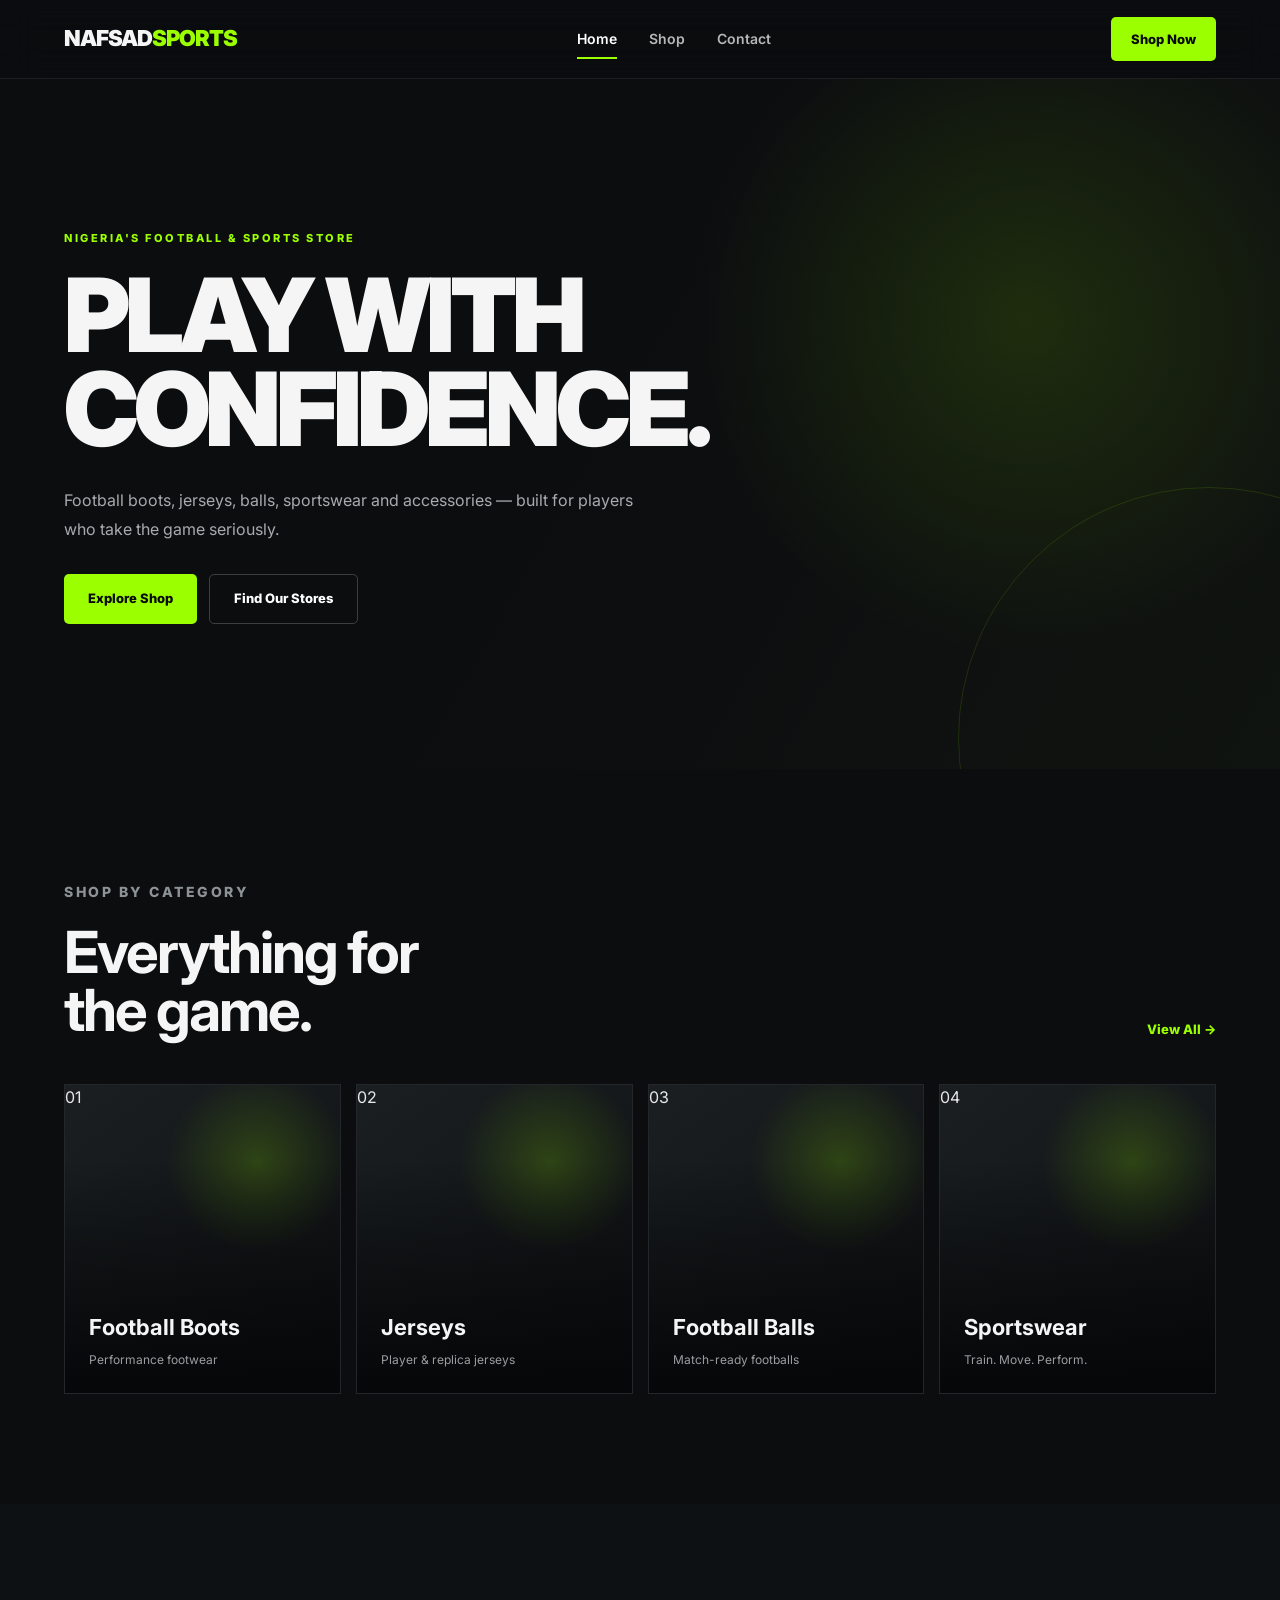
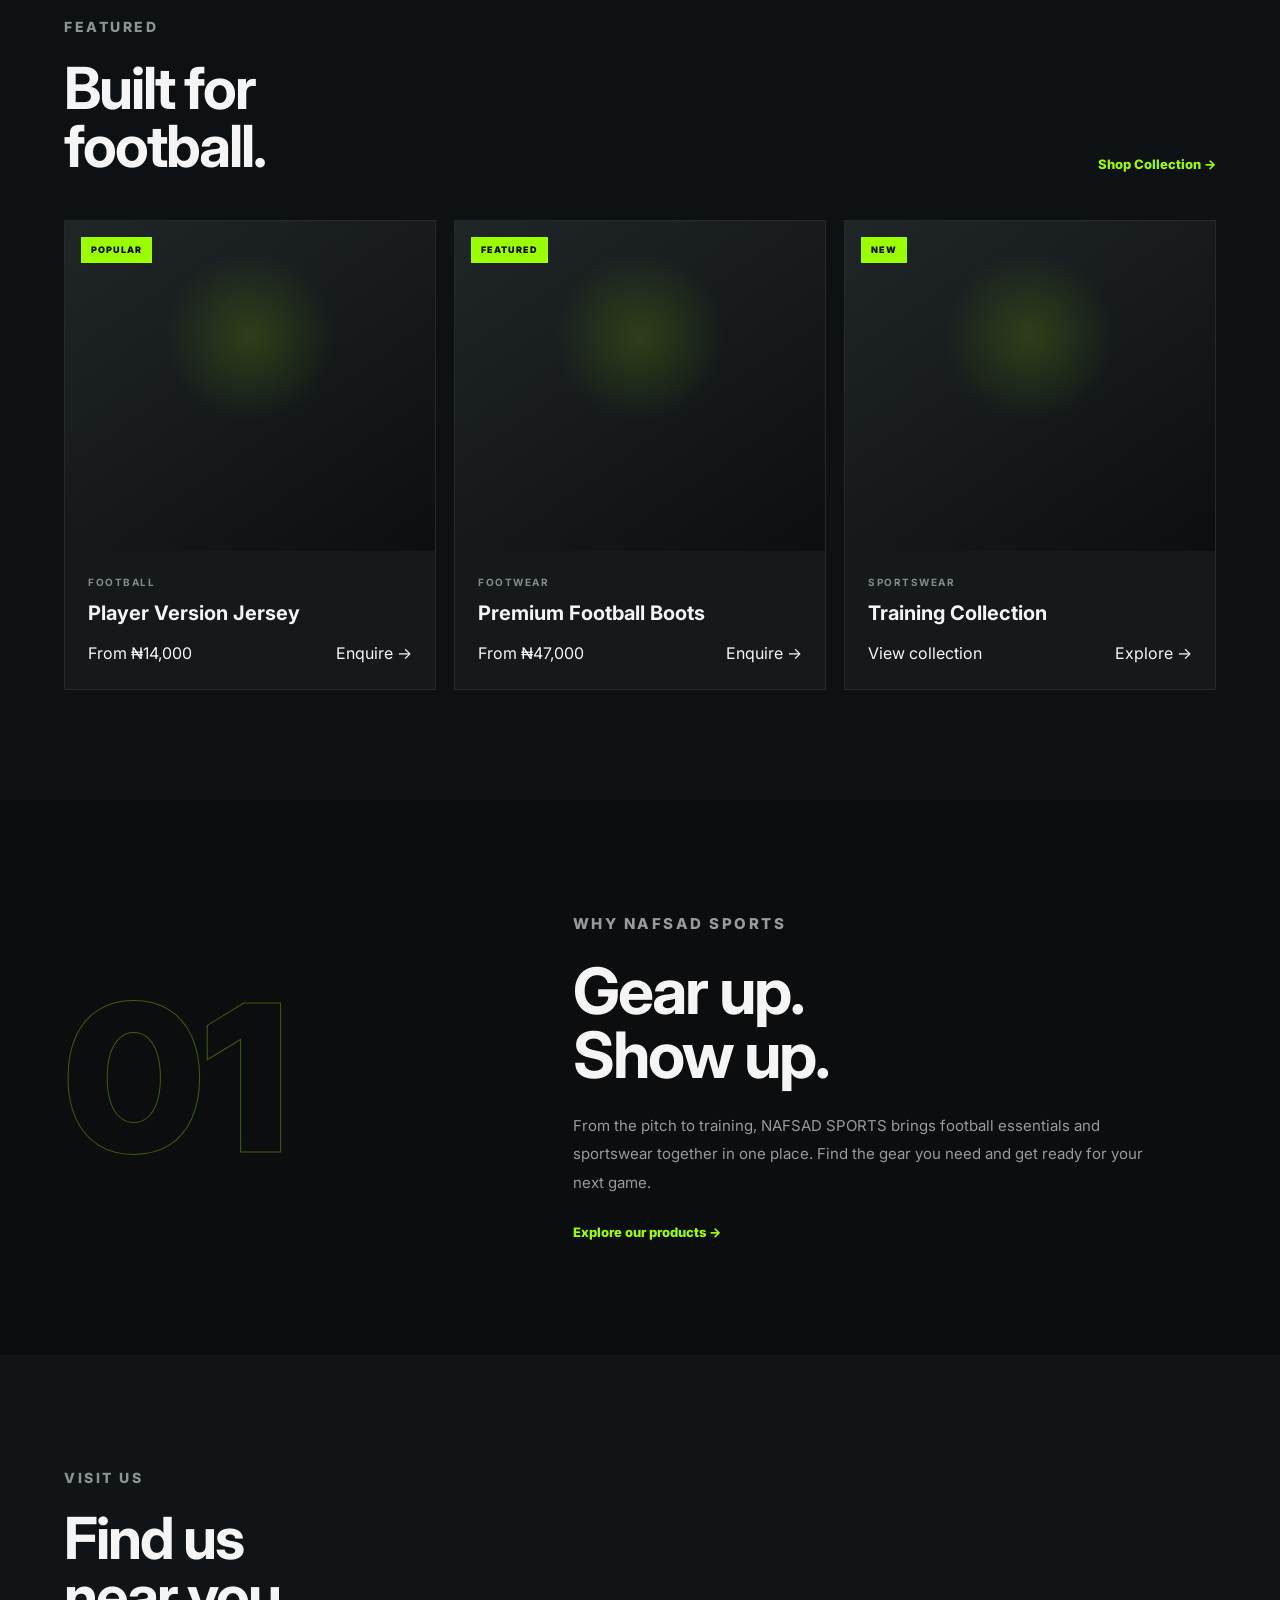
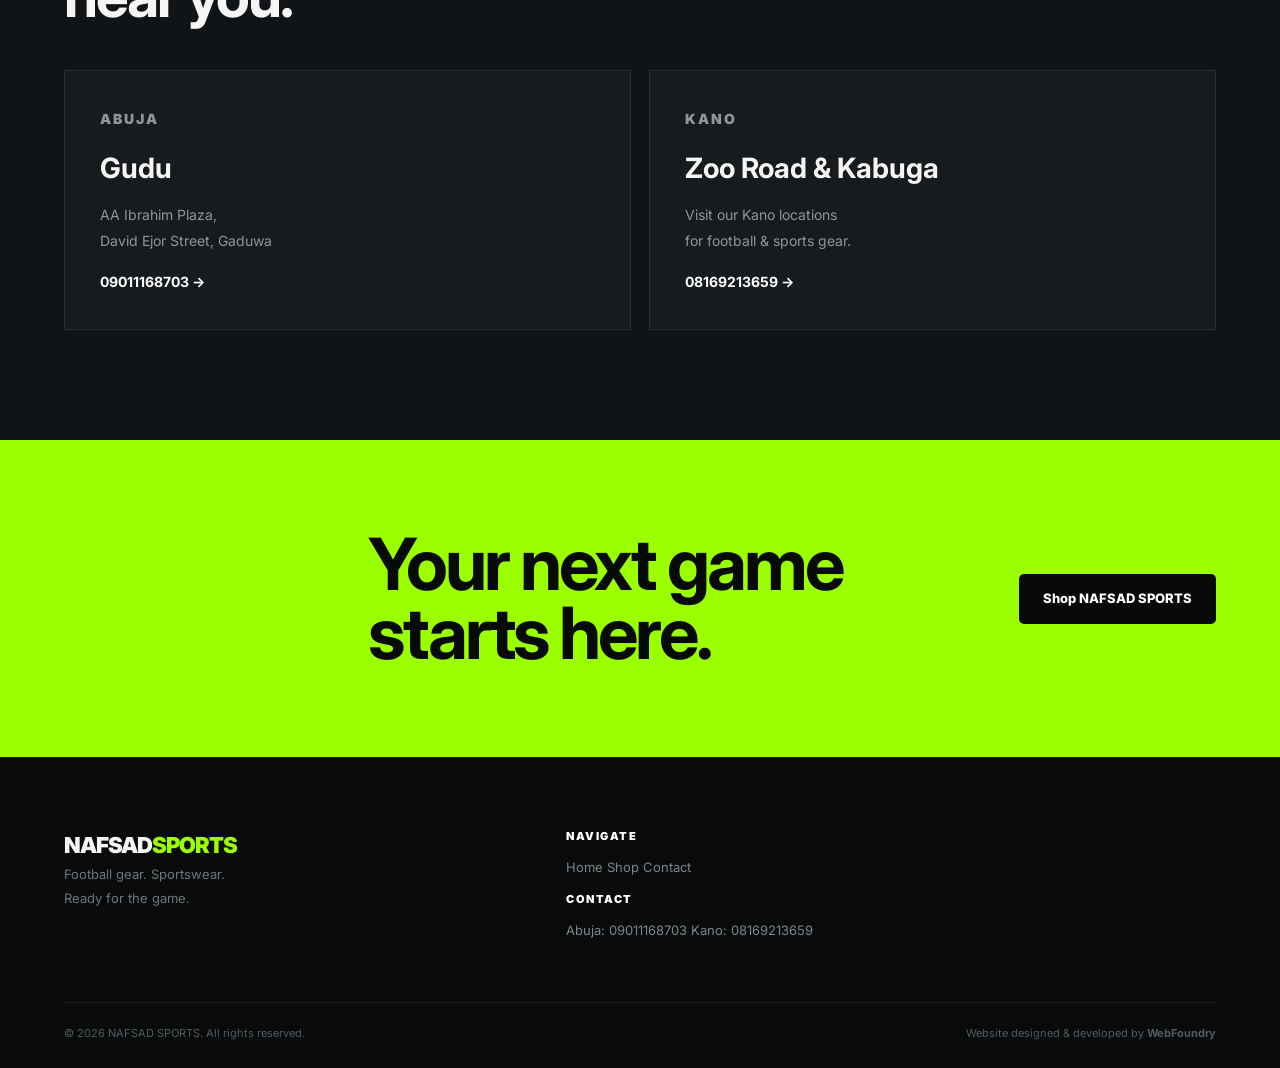
<file: index.html>
<!DOCTYPE html>
<html lang="en">
<head>
    <meta charset="UTF-8">
    <meta name="viewport" content="width=device-width, initial-scale=1.0">

    <title>NAFSAD SPORTS | Football & Sportswear</title>
    <meta name="description" content="NAFSAD SPORTS — Football boots, jerseys, balls, sportswear and accessories in Abuja and Kano, Nigeria.">

    <link rel="stylesheet" href="style.css">

    <link rel="preconnect" href="https://fonts.googleapis.com">
    <link rel="preconnect" href="https://fonts.gstatic.com" crossorigin>
    <link href="https://fonts.googleapis.com/css2?family=Inter:wght@400;500;600;700;800;900&display=swap" rel="stylesheet">
</head>

<body>

    <!-- ================= NAVBAR ================= -->

    <header class="navbar">
        <div class="container nav-container">

            <a href="index.html" class="logo">
                NAFSAD<span>SPORTS</span>
            </a>

            <nav class="nav-links">
                <a href="index.html" class="active">Home</a>
                <a href="shop.html">Shop</a>
                <a href="contact.html">Contact</a>
            </nav>

            <a href="shop.html" class="nav-button">
                Shop Now
            </a>

        </div>
    </header>


    <!-- ================= HERO ================= -->

    <main>

        <section class="hero">

            <div class="container hero-container">

                <div class="hero-content">

                    <p class="eyebrow">
                        NIGERIA'S FOOTBALL & SPORTS STORE
                    </p>

                    <h1>
                        PLAY WITH<br>
                        <span>CONFIDENCE.</span>
                    </h1>

                    <p class="hero-text">
                        Football boots, jerseys, balls, sportswear and
                        accessories — built for players who take the game seriously.
                    </p>

                    <div class="hero-buttons">

                        <a href="shop.html" class="btn btn-primary">
                            Explore Shop
                        </a>

                        <a href="contact.html" class="btn btn-secondary">
                            Find Our Stores
                        </a>

                    </div>

                </div>

            </div>

        </section>


        <!-- ================= CATEGORIES ================= -->

        <section class="categories section">

            <div class="container">

                <div class="section-heading">

                    <div>
                        <p class="eyebrow">SHOP BY CATEGORY</p>

                        <h2>
                            Everything for<br>
                            <span>the game.</span>
                        </h2>
                    </div>

                    <a href="shop.html" class="view-all">
                        View All →
                    </a>

                </div>


                <div class="category-grid">

                    <a href="shop.html" class="category-card">

                        <div class="category-image">
                            <span>01</span>
                        </div>

                        <div class="category-info">
                            <h3>Football Boots</h3>
                            <p>Performance footwear</p>
                        </div>

                    </a>


                    <a href="shop.html" class="category-card">

                        <div class="category-image">
                            <span>02</span>
                        </div>

                        <div class="category-info">
                            <h3>Jerseys</h3>
                            <p>Player & replica jerseys</p>
                        </div>

                    </a>


                    <a href="shop.html" class="category-card">

                        <div class="category-image">
                            <span>03</span>
                        </div>

                        <div class="category-info">
                            <h3>Football Balls</h3>
                            <p>Match-ready footballs</p>
                        </div>

                    </a>


                    <a href="shop.html" class="category-card">

                        <div class="category-image">
                            <span>04</span>
                        </div>

                        <div class="category-info">
                            <h3>Sportswear</h3>
                            <p>Train. Move. Perform.</p>
                        </div>

                    </a>

                </div>

            </div>

        </section>


        <!-- ================= FEATURED ================= -->

        <section class="featured section">

            <div class="container">

                <div class="section-heading">

                    <div>
                        <p class="eyebrow">FEATURED</p>

                        <h2>
                            Built for<br>
                            <span>football.</span>
                        </h2>
                    </div>

                    <a href="shop.html" class="view-all">
                        Shop Collection →
                    </a>

                </div>


                <div class="product-grid">

                    <article class="product-card">

                        <div class="product-image">
                            <span class="product-tag">POPULAR</span>
                        </div>

                        <div class="product-info">
                            <p class="product-category">FOOTBALL</p>
                            <h3>Player Version Jersey</h3>

                            <div class="product-bottom">
                                <span>From ₦14,000</span>
                                <a href="contact.html">Enquire →</a>
                            </div>
                        </div>

                    </article>


                    <article class="product-card">

                        <div class="product-image">
                            <span class="product-tag">FEATURED</span>
                        </div>

                        <div class="product-info">
                            <p class="product-category">FOOTWEAR</p>
                            <h3>Premium Football Boots</h3>

                            <div class="product-bottom">
                                <span>From ₦47,000</span>
                                <a href="contact.html">Enquire →</a>
                            </div>
                        </div>

                    </article>


                    <article class="product-card">

                        <div class="product-image">
                            <span class="product-tag">NEW</span>
                        </div>

                        <div class="product-info">
                            <p class="product-category">SPORTSWEAR</p>
                            <h3>Training Collection</h3>

                            <div class="product-bottom">
                                <span>View collection</span>
                                <a href="shop.html">Explore →</a>
                            </div>
                        </div>

                    </article>

                </div>

            </div>

        </section>


        <!-- ================= ABOUT ================= -->

        <section class="about section">

            <div class="container about-container">

                <div class="about-number">
                    01
                </div>

                <div class="about-content">

                    <p class="eyebrow">WHY NAFSAD SPORTS</p>

                    <h2>
                        Gear up.<br>
                        <span>Show up.</span>
                    </h2>

                    <p>
                        From the pitch to training, NAFSAD SPORTS brings
                        football essentials and sportswear together in one place.
                        Find the gear you need and get ready for your next game.
                    </p>

                    <a href="shop.html" class="text-link">
                        Explore our products →
                    </a>

                </div>

            </div>

        </section>


        <!-- ================= LOCATIONS ================= -->

        <section class="locations section">

            <div class="container">

                <div class="section-heading">

                    <div>
                        <p class="eyebrow">VISIT US</p>

                        <h2>
                            Find us<br>
                            <span>near you.</span>
                        </h2>
                    </div>

                </div>


                <div class="location-grid">

                    <div class="location-card">

                        <p class="location-city">ABUJA</p>

                        <h3>Gudu</h3>

                        <p>
                            AA Ibrahim Plaza,<br>
                            David Ejor Street, Gaduwa
                        </p>

                        <a href="tel:09011168703">
                            09011168703 →
                        </a>

                    </div>


                    <div class="location-card">

                        <p class="location-city">KANO</p>

                        <h3>Zoo Road & Kabuga</h3>

                        <p>
                            Visit our Kano locations<br>
                            for football & sports gear.
                        </p>

                        <a href="tel:08169213659">
                            08169213659 →
                        </a>

                    </div>

                </div>

            </div>

        </section>


        <!-- ================= CTA ================= -->

        <section class="cta">

            <div class="container cta-container">

                <p class="eyebrow">READY TO PLAY?</p>

                <h2>
                    Your next game<br>
                    starts <span>here.</span>
                </h2>

                <a href="shop.html" class="btn btn-primary">
                    Shop NAFSAD SPORTS
                </a>

            </div>

        </section>

    </main>


    <!-- ================= FOOTER ================= -->

    <footer class="footer">

        <div class="container footer-container">

            <div class="footer-brand">

                <a href="index.html" class="logo">
                    NAFSAD<span>SPORTS</span>
                </a>

                <p>
                    Football gear. Sportswear.<br>
                    Ready for the game.
                </p>

            </div>


            <div class="footer-links">

                <div>
                    <p class="footer-title">NAVIGATE</p>

                    <a href="index.html">Home</a>
                    <a href="shop.html">Shop</a>
                    <a href="contact.html">Contact</a>
                </div>


                <div>
                    <p class="footer-title">CONTACT</p>

                    <a href="tel:09011168703">Abuja: 09011168703</a>
                    <a href="tel:08169213659">Kano: 08169213659</a>
                </div>

            </div>

        </div>


        <div class="container footer-bottom">

            <p>
                © 2026 NAFSAD SPORTS. All rights reserved.
            </p>

            <p>
                Website designed & developed by
                <strong>WebFoundry</strong>
            </p>

        </div>

    </footer>


</body>
</html>
</file>
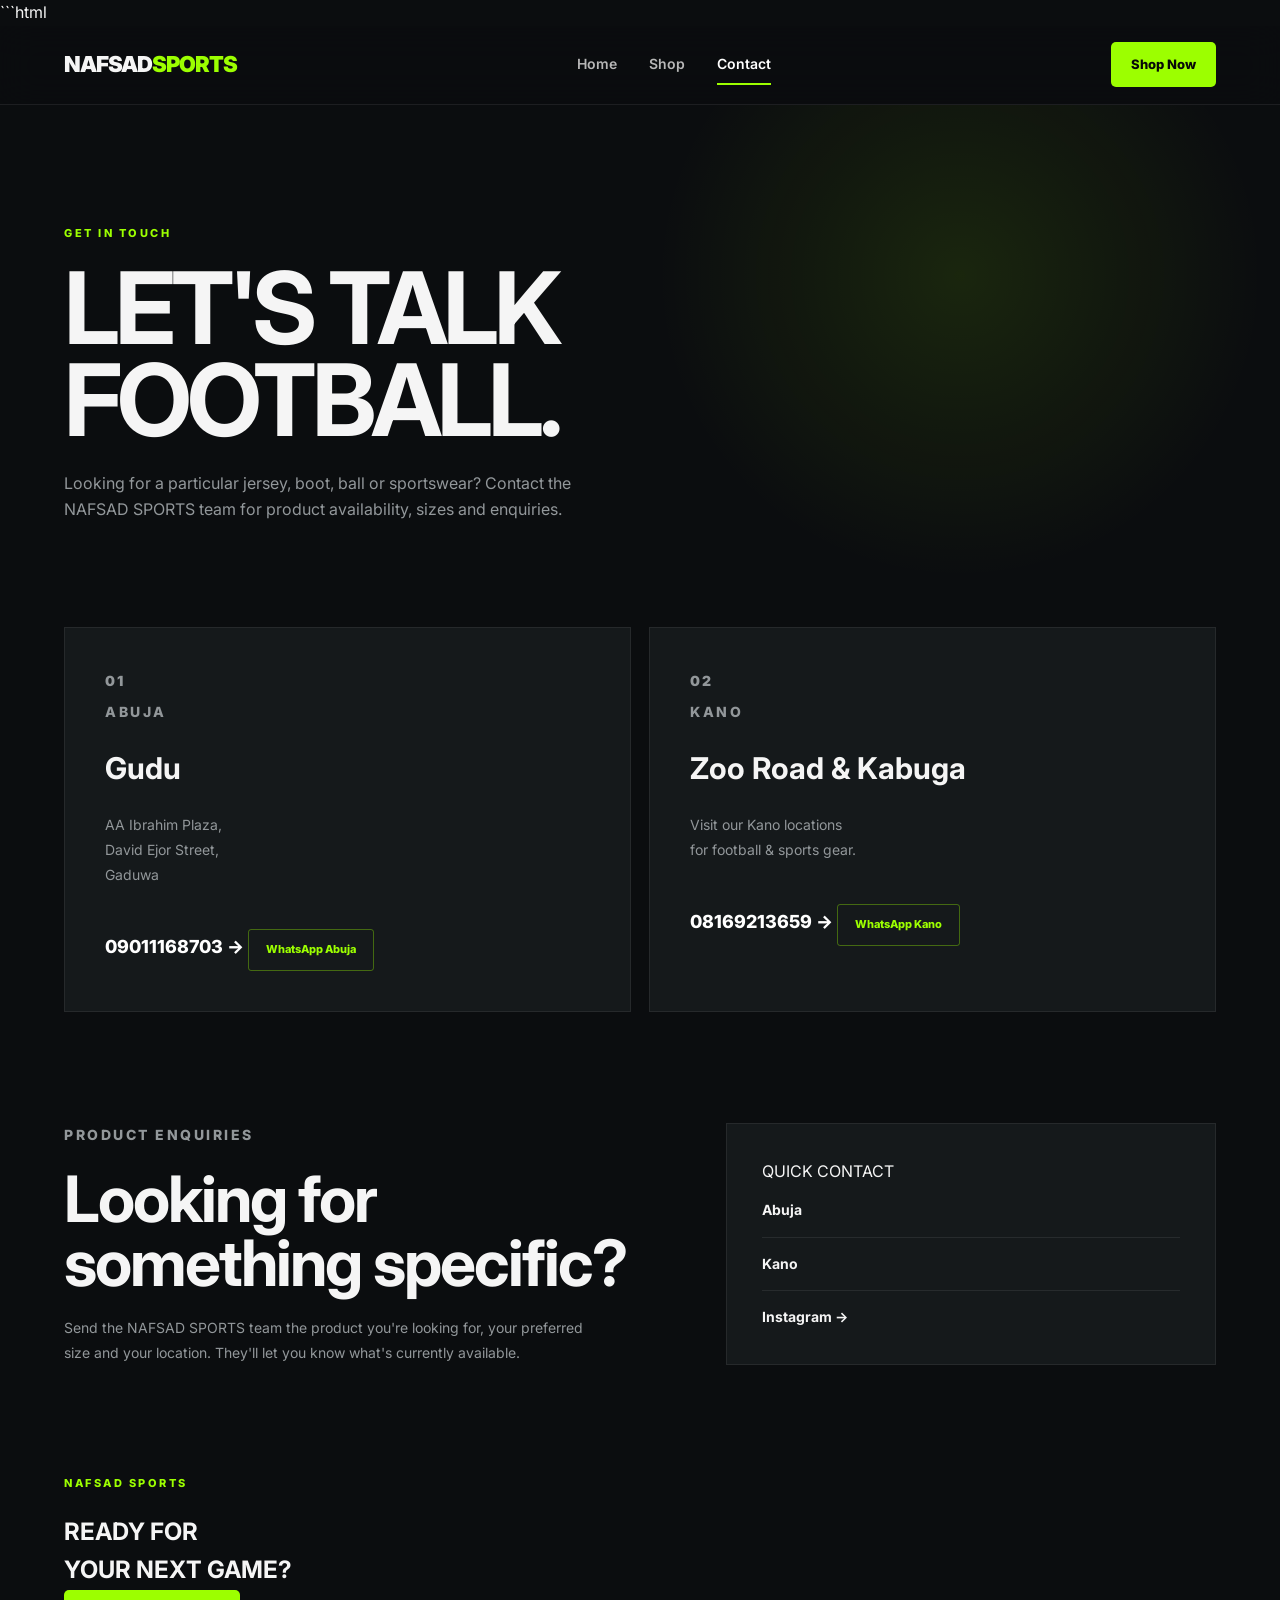
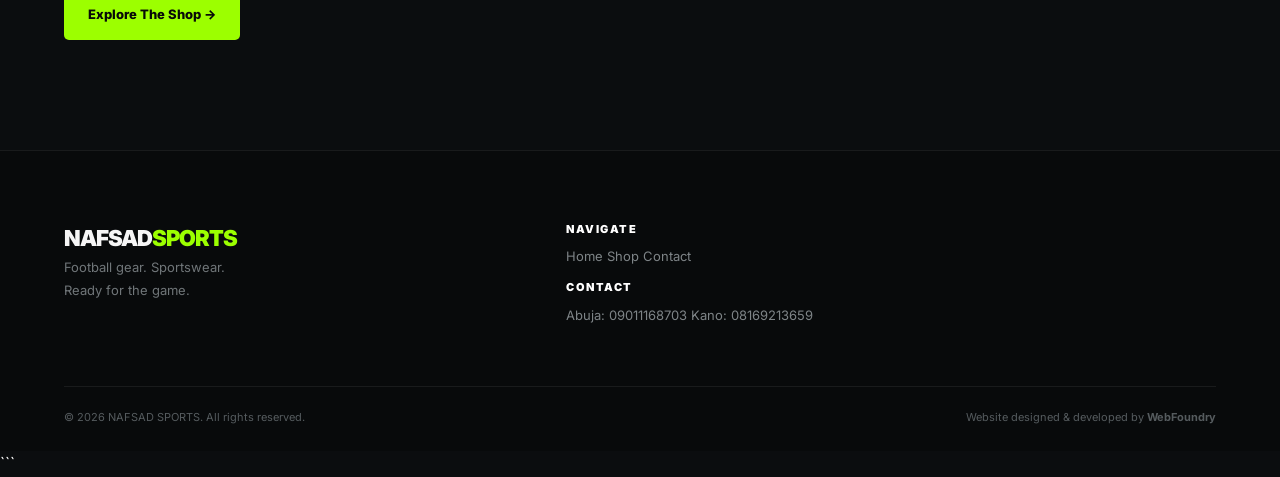
<file: contact.html>
```html
<!DOCTYPE html>
<html lang="en">
<head>
    <meta charset="UTF-8">
    <meta name="viewport" content="width=device-width, initial-scale=1.0">

    <title>Contact | NAFSAD SPORTS</title>
    <meta name="description" content="Contact NAFSAD SPORTS in Abuja and Kano, Nigeria.">

    <link rel="stylesheet" href="style.css">

    <link rel="preconnect" href="https://fonts.googleapis.com">
    <link rel="preconnect" href="https://fonts.gstatic.com" crossorigin>
    <link href="https://fonts.googleapis.com/css2?family=Inter:wght@400;500;600;700;800;900&display=swap" rel="stylesheet">
</head>

<body>

    <!-- ================= NAVBAR ================= -->

    <header class="navbar">
        <div class="container nav-container">

            <a href="index.html" class="logo">
                NAFSAD<span>SPORTS</span>
            </a>

            <nav class="nav-links">
                <a href="index.html">Home</a>
                <a href="shop.html">Shop</a>
                <a href="contact.html" class="active">Contact</a>
            </nav>

            <a href="shop.html" class="nav-button">
                Shop Now
            </a>

        </div>
    </header>


    <!-- ================= CONTACT HERO ================= -->

    <main>

        <section class="contact-hero">

            <div class="container">

                <p class="eyebrow">
                    GET IN TOUCH
                </p>

                <h1>
                    LET'S TALK<br>
                    <span>FOOTBALL.</span>
                </h1>

                <p class="contact-intro">
                    Looking for a particular jersey, boot, ball or
                    sportswear? Contact the NAFSAD SPORTS team for
                    product availability, sizes and enquiries.
                </p>

            </div>

        </section>


        <!-- ================= CONTACT OPTIONS ================= -->

        <section class="contact-section">

            <div class="container">

                <div class="contact-grid">

                    <!-- ABUJA -->

                    <div class="contact-card">

                        <p class="contact-number">
                            01
                        </p>

                        <p class="eyebrow">
                            ABUJA
                        </p>

                        <h2>
                            Gudu
                        </h2>

                        <p class="contact-address">
                            AA Ibrahim Plaza,<br>
                            David Ejor Street,<br>
                            Gaduwa
                        </p>

                        <a href="tel:09011168703" class="contact-phone">
                            09011168703 →
                        </a>

                        <a
                            href="https://wa.me/2349011168703"
                            target="_blank"
                            rel="noopener"
                            class="whatsapp-button"
                        >
                            WhatsApp Abuja
                        </a>

                    </div>


                    <!-- KANO -->

                    <div class="contact-card">

                        <p class="contact-number">
                            02
                        </p>

                        <p class="eyebrow">
                            KANO
                        </p>

                        <h2>
                            Zoo Road & Kabuga
                        </h2>

                        <p class="contact-address">
                            Visit our Kano locations<br>
                            for football & sports gear.
                        </p>

                        <a href="tel:08169213659" class="contact-phone">
                            08169213659 →
                        </a>

                        <a
                            href="https://wa.me/2348169213659"
                            target="_blank"
                            rel="noopener"
                            class="whatsapp-button"
                        >
                            WhatsApp Kano
                        </a>

                    </div>

                </div>

            </div>

        </section>


        <!-- ================= ENQUIRY ================= -->

        <section class="enquiry-section">

            <div class="container enquiry-container">

                <div class="enquiry-content">

                    <p class="eyebrow">
                        PRODUCT ENQUIRIES
                    </p>

                    <h2>
                        Looking for<br>
                        <span>something specific?</span>
                    </h2>

                    <p>
                        Send the NAFSAD SPORTS team the product you're
                        looking for, your preferred size and your location.
                        They'll let you know what's currently available.
                    </p>

                </div>


                <div class="enquiry-box">

                    <p>
                        QUICK CONTACT
                    </p>

                    <a href="tel:09011168703">
                        Abuja
                    </a>

                    <a href="tel:08169213659">
                        Kano
                    </a>

                    <a
                        href="https://www.instagram.com/nafsad.sports/"
                        target="_blank"
                        rel="noopener"
                    >
                        Instagram →
                    </a>

                </div>

            </div>

        </section>


        <!-- ================= FINAL CTA ================= -->

        <section class="contact-cta">

            <div class="container">

                <p class="eyebrow">
                    NAFSAD SPORTS
                </p>

                <h2>
                    READY FOR<br>
                    <span>YOUR NEXT GAME?</span>
                </h2>

                <a href="shop.html" class="btn btn-primary">
                    Explore The Shop →
                </a>

            </div>

        </section>

    </main>


    <!-- ================= FOOTER ================= -->

    <footer class="footer">

        <div class="container footer-container">

            <div class="footer-brand">

                <a href="index.html" class="logo">
                    NAFSAD<span>SPORTS</span>
                </a>

                <p>
                    Football gear. Sportswear.<br>
                    Ready for the game.
                </p>

            </div>


            <div class="footer-links">

                <div>

                    <p class="footer-title">
                        NAVIGATE
                    </p>

                    <a href="index.html">
                        Home
                    </a>

                    <a href="shop.html">
                        Shop
                    </a>

                    <a href="contact.html">
                        Contact
                    </a>

                </div>


                <div>

                    <p class="footer-title">
                        CONTACT
                    </p>

                    <a href="tel:09011168703">
                        Abuja: 09011168703
                    </a>

                    <a href="tel:08169213659">
                        Kano: 08169213659
                    </a>

                </div>

            </div>

        </div>


        <div class="container footer-bottom">

            <p>
                © 2026 NAFSAD SPORTS. All rights reserved.
            </p>

            <p>
                Website designed & developed by
                <strong>WebFoundry</strong>
            </p>

        </div>

    </footer>


</body>
</html>
```
</file>
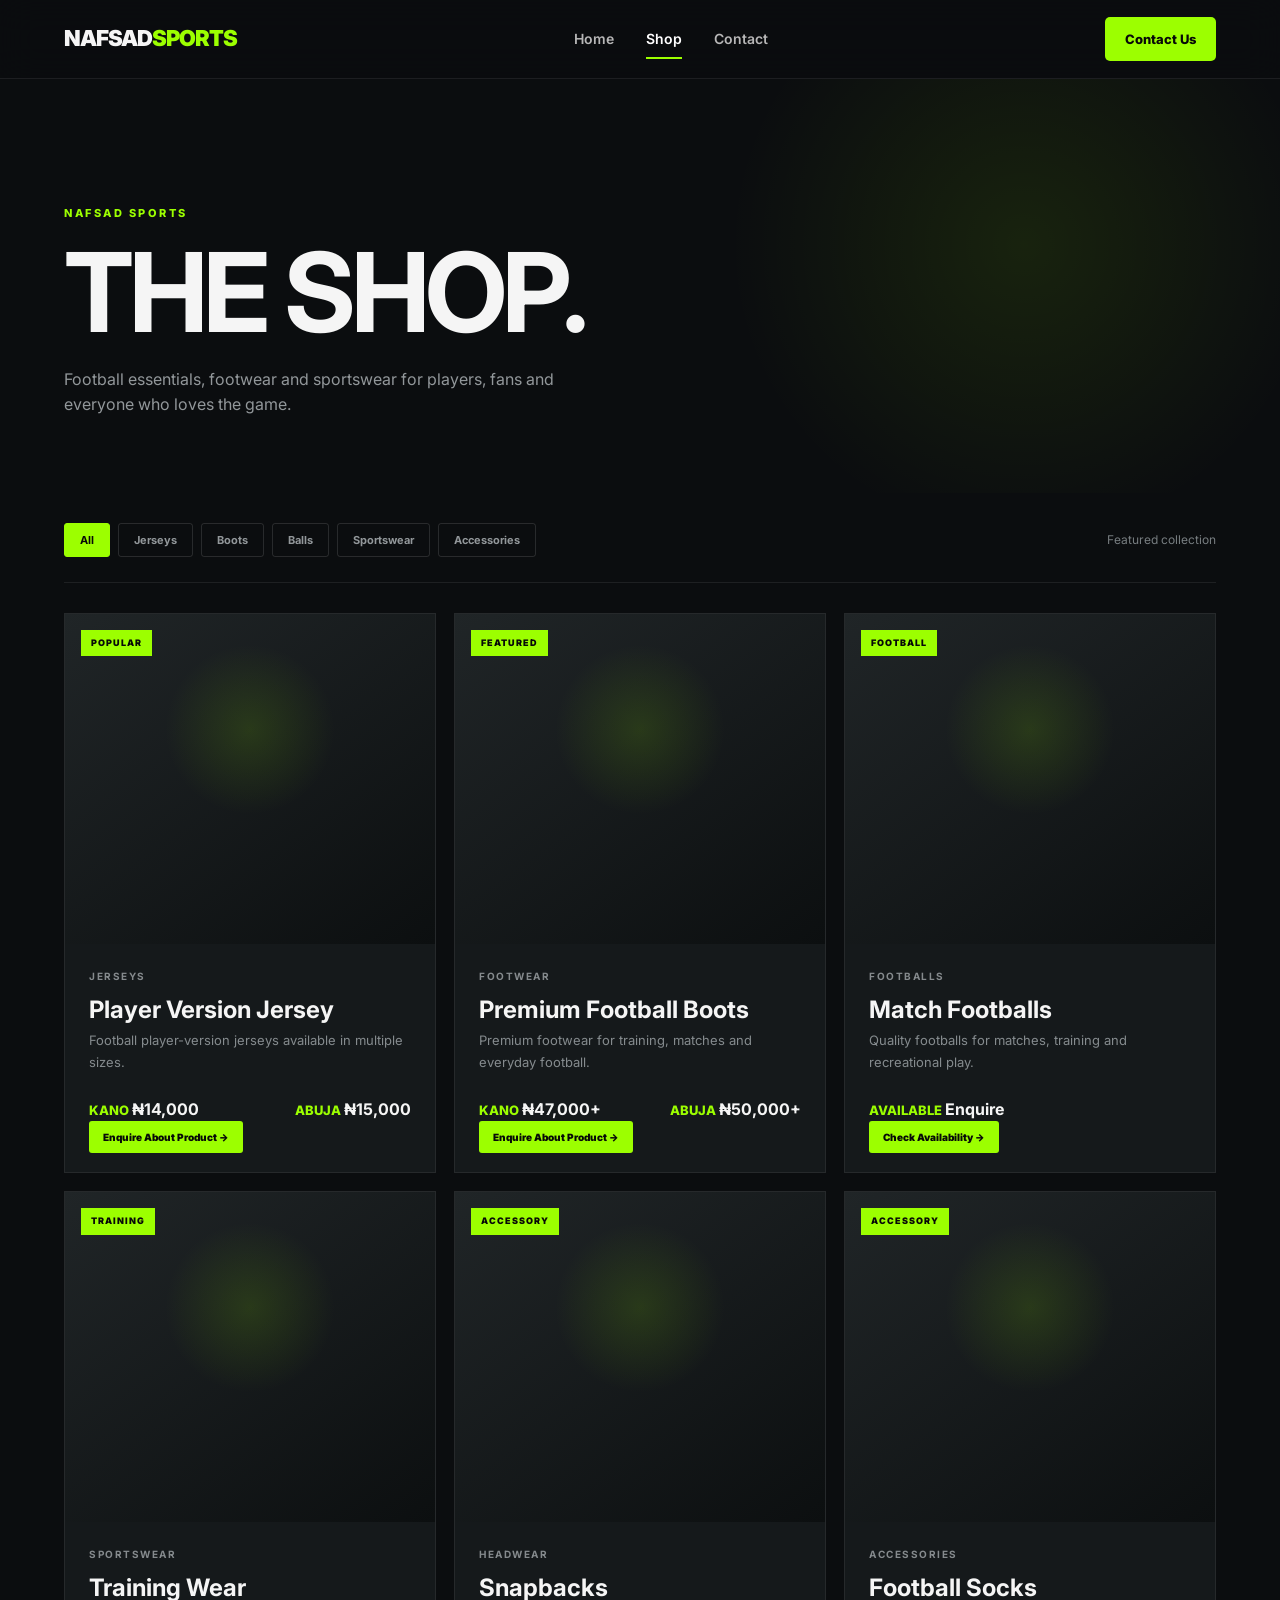
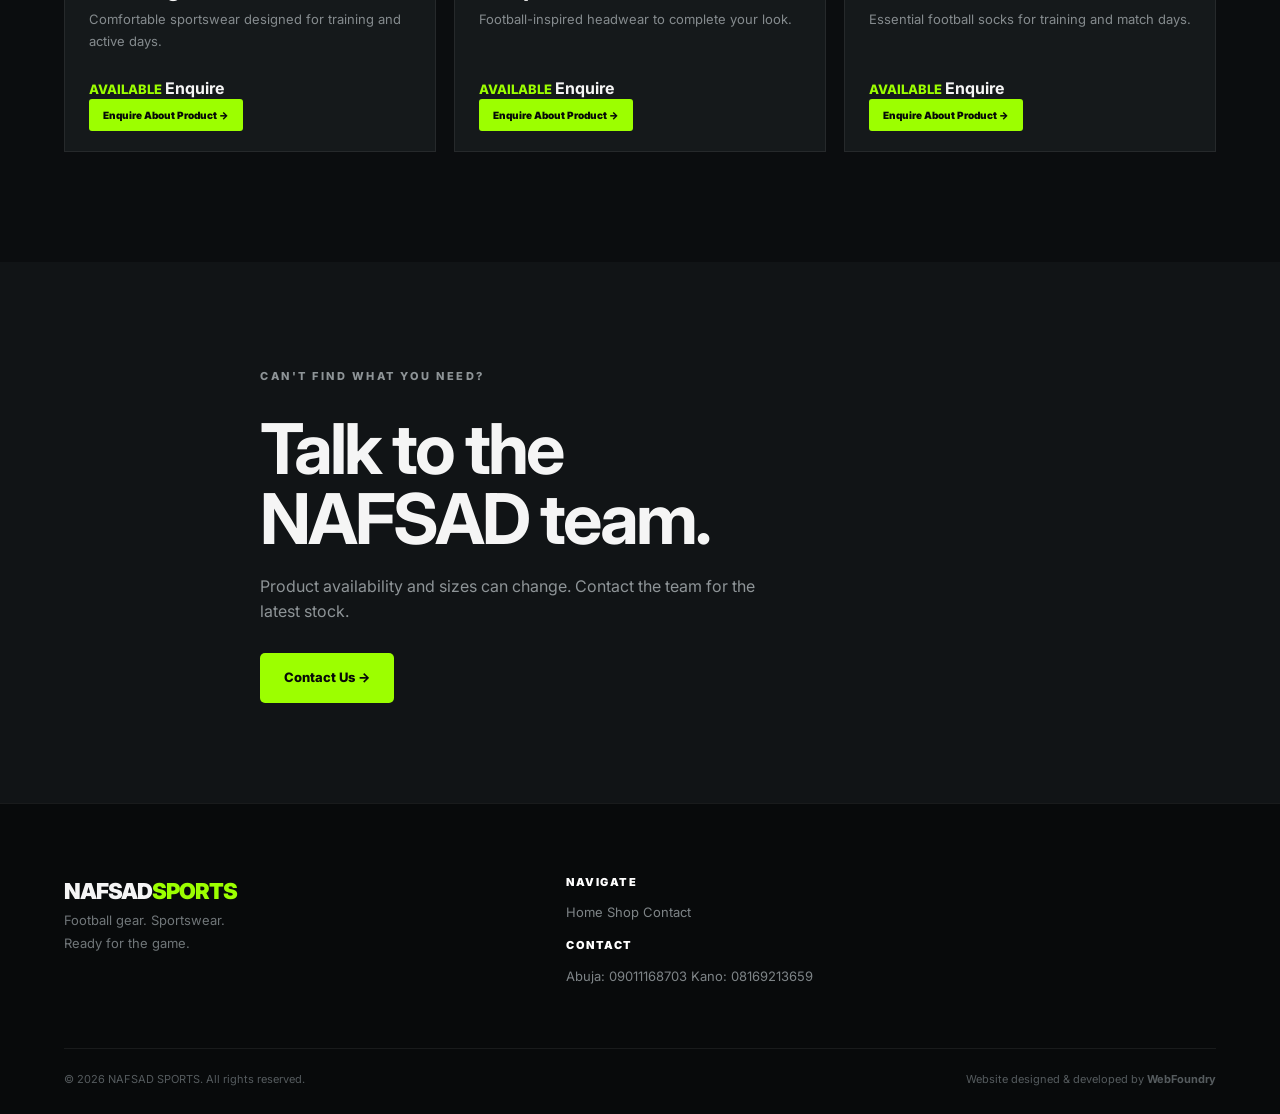
<file: shop.html>
<!DOCTYPE html>
<html lang="en">
<head>
    <meta charset="UTF-8">
    <meta name="viewport" content="width=device-width, initial-scale=1.0">

    <title>Shop | NAFSAD SPORTS</title>
    <meta name="description" content="Shop football jerseys, boots, balls, sportswear and accessories from NAFSAD SPORTS in Nigeria.">

    <link rel="stylesheet" href="style.css">

    <link rel="preconnect" href="https://fonts.googleapis.com">
    <link rel="preconnect" href="https://fonts.gstatic.com" crossorigin>
    <link href="https://fonts.googleapis.com/css2?family=Inter:wght@400;500;600;700;800;900&display=swap" rel="stylesheet">
</head>

<body>

    <!-- ================= NAVBAR ================= -->

    <header class="navbar">
        <div class="container nav-container">

            <a href="index.html" class="logo">
                NAFSAD<span>SPORTS</span>
            </a>

            <nav class="nav-links">
                <a href="index.html">Home</a>
                <a href="shop.html" class="active">Shop</a>
                <a href="contact.html">Contact</a>
            </nav>

            <a href="contact.html" class="nav-button">
                Contact Us
            </a>

        </div>
    </header>


    <!-- ================= SHOP HERO ================= -->

    <main>

        <section class="shop-hero">

            <div class="container">

                <p class="eyebrow">
                    NAFSAD SPORTS
                </p>

                <h1>
                    THE <span>SHOP.</span>
                </h1>

                <p class="shop-intro">
                    Football essentials, footwear and sportswear
                    for players, fans and everyone who loves the game.
                </p>

            </div>

        </section>


        <!-- ================= CATEGORY FILTER ================= -->

        <section class="shop-section">

            <div class="container">

                <div class="shop-toolbar">

                    <div class="shop-categories">

                        <button class="category-filter active">
                            All
                        </button>

                        <button class="category-filter">
                            Jerseys
                        </button>

                        <button class="category-filter">
                            Boots
                        </button>

                        <button class="category-filter">
                            Balls
                        </button>

                        <button class="category-filter">
                            Sportswear
                        </button>

                        <button class="category-filter">
                            Accessories
                        </button>

                    </div>

                    <p class="product-count">
                        Featured collection
                    </p>

                </div>


                <!-- ================= PRODUCTS ================= -->

                <div class="shop-grid">


                    <!-- PRODUCT 01 -->

                    <article class="shop-product">

                        <div class="shop-product-image">

                            <span class="product-tag">
                                POPULAR
                            </span>

                        </div>

                        <div class="shop-product-info">

                            <p class="product-category">
                                JERSEYS
                            </p>

                            <h2>
                                Player Version Jersey
                            </h2>

                            <p class="product-description">
                                Football player-version jerseys
                                available in multiple sizes.
                            </p>

                            <div class="shop-product-bottom">

                                <div>
                                    <span class="price-label">
                                        KANO
                                    </span>

                                    <strong>
                                        ₦14,000
                                    </strong>
                                </div>

                                <div>
                                    <span class="price-label">
                                        ABUJA
                                    </span>

                                    <strong>
                                        ₦15,000
                                    </strong>
                                </div>

                            </div>

                            <a href="contact.html" class="product-button">
                                Enquire About Product →
                            </a>

                        </div>

                    </article>


                    <!-- PRODUCT 02 -->

                    <article class="shop-product">

                        <div class="shop-product-image">

                            <span class="product-tag">
                                FEATURED
                            </span>

                        </div>

                        <div class="shop-product-info">

                            <p class="product-category">
                                FOOTWEAR
                            </p>

                            <h2>
                                Premium Football Boots
                            </h2>

                            <p class="product-description">
                                Premium footwear for training,
                                matches and everyday football.
                            </p>

                            <div class="shop-product-bottom">

                                <div>
                                    <span class="price-label">
                                        KANO
                                    </span>

                                    <strong>
                                        ₦47,000+
                                    </strong>
                                </div>

                                <div>
                                    <span class="price-label">
                                        ABUJA
                                    </span>

                                    <strong>
                                        ₦50,000+
                                    </strong>
                                </div>

                            </div>

                            <a href="contact.html" class="product-button">
                                Enquire About Product →
                            </a>

                        </div>

                    </article>


                    <!-- PRODUCT 03 -->

                    <article class="shop-product">

                        <div class="shop-product-image">

                            <span class="product-tag">
                                FOOTBALL
                            </span>

                        </div>

                        <div class="shop-product-info">

                            <p class="product-category">
                                FOOTBALLS
                            </p>

                            <h2>
                                Match Footballs
                            </h2>

                            <p class="product-description">
                                Quality footballs for matches,
                                training and recreational play.
                            </p>

                            <div class="shop-product-bottom">

                                <div>
                                    <span class="price-label">
                                        AVAILABLE
                                    </span>

                                    <strong>
                                        Enquire
                                    </strong>
                                </div>

                            </div>

                            <a href="contact.html" class="product-button">
                                Check Availability →
                            </a>

                        </div>

                    </article>


                    <!-- PRODUCT 04 -->

                    <article class="shop-product">

                        <div class="shop-product-image">

                            <span class="product-tag">
                                TRAINING
                            </span>

                        </div>

                        <div class="shop-product-info">

                            <p class="product-category">
                                SPORTSWEAR
                            </p>

                            <h2>
                                Training Wear
                            </h2>

                            <p class="product-description">
                                Comfortable sportswear designed
                                for training and active days.
                            </p>

                            <div class="shop-product-bottom">

                                <div>
                                    <span class="price-label">
                                        AVAILABLE
                                    </span>

                                    <strong>
                                        Enquire
                                    </strong>
                                </div>

                            </div>

                            <a href="contact.html" class="product-button">
                                Enquire About Product →
                            </a>

                        </div>

                    </article>


                    <!-- PRODUCT 05 -->

                    <article class="shop-product">

                        <div class="shop-product-image">

                            <span class="product-tag">
                                ACCESSORY
                            </span>

                        </div>

                        <div class="shop-product-info">

                            <p class="product-category">
                                HEADWEAR
                            </p>

                            <h2>
                                Snapbacks
                            </h2>

                            <p class="product-description">
                                Football-inspired headwear
                                to complete your look.
                            </p>

                            <div class="shop-product-bottom">

                                <div>
                                    <span class="price-label">
                                        AVAILABLE
                                    </span>

                                    <strong>
                                        Enquire
                                    </strong>
                                </div>

                            </div>

                            <a href="contact.html" class="product-button">
                                Enquire About Product →
                            </a>

                        </div>

                    </article>


                    <!-- PRODUCT 06 -->

                    <article class="shop-product">

                        <div class="shop-product-image">

                            <span class="product-tag">
                                ACCESSORY
                            </span>

                        </div>

                        <div class="shop-product-info">

                            <p class="product-category">
                                ACCESSORIES
                            </p>

                            <h2>
                                Football Socks
                            </h2>

                            <p class="product-description">
                                Essential football socks
                                for training and match days.
                            </p>

                            <div class="shop-product-bottom">

                                <div>
                                    <span class="price-label">
                                        AVAILABLE
                                    </span>

                                    <strong>
                                        Enquire
                                    </strong>
                                </div>

                            </div>

                            <a href="contact.html" class="product-button">
                                Enquire About Product →
                            </a>

                        </div>

                    </article>


                </div>

            </div>

        </section>


        <!-- ================= SHOP CTA ================= -->

        <section class="shop-cta">

            <div class="container shop-cta-container">

                <p class="eyebrow">
                    CAN'T FIND WHAT YOU NEED?
                </p>

                <h2>
                    Talk to the<br>
                    <span>NAFSAD team.</span>
                </h2>

                <p>
                    Product availability and sizes can change.
                    Contact the team for the latest stock.
                </p>

                <a href="contact.html" class="btn btn-primary">
                    Contact Us →
                </a>

            </div>

        </section>

    </main>


    <!-- ================= FOOTER ================= -->

    <footer class="footer">

        <div class="container footer-container">

            <div class="footer-brand">

                <a href="index.html" class="logo">
                    NAFSAD<span>SPORTS</span>
                </a>

                <p>
                    Football gear. Sportswear.<br>
                    Ready for the game.
                </p>

            </div>


            <div class="footer-links">

                <div>

                    <p class="footer-title">
                        NAVIGATE
                    </p>

                    <a href="index.html">
                        Home
                    </a>

                    <a href="shop.html">
                        Shop
                    </a>

                    <a href="contact.html">
                        Contact
                    </a>

                </div>


                <div>

                    <p class="footer-title">
                        CONTACT
                    </p>

                    <a href="tel:09011168703">
                        Abuja: 09011168703
                    </a>

                    <a href="tel:08169213659">
                        Kano: 08169213659
                    </a>

                </div>

            </div>

        </div>


        <div class="container footer-bottom">

            <p>
                © 2026 NAFSAD SPORTS. All rights reserved.
            </p>

            <p>
                Website designed & developed by
                <strong>WebFoundry</strong>
            </p>

        </div>

    </footer>


</body>
</html>
</file>
<file: style.css>
/* =========================================================
   NAFSAD SPORTS — GLOBAL STYLES
   Website designed & developed by WebFoundry
========================================================= */

/* ---------- RESET ---------- */

* {
    margin: 0;
    padding: 0;
    box-sizing: border-box;
}

html {
    scroll-behavior: smooth;
}

body {
    font-family: "Inter", sans-serif;
    background: #0b0d0f;
    color: #f5f5f5;
    line-height: 1.6;
    overflow-x: hidden;
}

a {
    color: inherit;
    text-decoration: none;
}

img {
    max-width: 100%;
    display: block;
}

button {
    font-family: inherit;
}

.container {
    width: min(1180px, 90%);
    margin: 0 auto;
}


/* =========================================================
   NAVBAR
========================================================= */

.navbar {
    position: sticky;
    top: 0;
    z-index: 1000;
    background: rgba(11, 13, 15, 0.92);
    backdrop-filter: blur(18px);
    border-bottom: 1px solid rgba(255, 255, 255, 0.08);
}

.nav-container {
    min-height: 78px;
    display: flex;
    align-items: center;
    justify-content: space-between;
    gap: 30px;
}

.logo {
    font-size: 22px;
    font-weight: 900;
    letter-spacing: -1px;
}

.logo span {
    color: #9cff00;
}

.nav-links {
    display: flex;
    align-items: center;
    gap: 32px;
    font-size: 14px;
    font-weight: 600;
    color: #b7b7b7;
}

.nav-links a {
    position: relative;
    transition: color 0.25s ease;
}

.nav-links a:hover,
.nav-links a.active {
    color: #ffffff;
}

.nav-links a.active::after {
    content: "";
    position: absolute;
    left: 0;
    bottom: -9px;
    width: 100%;
    height: 2px;
    background: #9cff00;
}

.nav-button {
    background: #9cff00;
    color: #080a08;
    padding: 12px 20px;
    border-radius: 5px;
    font-size: 13px;
    font-weight: 800;
    transition: 0.25s ease;
}

.nav-button:hover {
    transform: translateY(-2px);
    background: #b4ff42;
}


/* =========================================================
   BUTTONS
========================================================= */

.btn {
    display: inline-flex;
    align-items: center;
    justify-content: center;
    min-height: 50px;
    padding: 0 24px;
    border-radius: 5px;
    font-size: 13px;
    font-weight: 800;
    transition: all 0.25s ease;
}

.btn-primary {
    background: #9cff00;
    color: #080a08;
}

.btn-primary:hover {
    background: #b4ff42;
    transform: translateY(-3px);
}

.btn-secondary {
    border: 1px solid rgba(255, 255, 255, 0.2);
    color: #ffffff;
}

.btn-secondary:hover {
    border-color: #9cff00;
    color: #9cff00;
    transform: translateY(-3px);
}


/* =========================================================
   HOME HERO
========================================================= */

.hero {
    min-height: 690px;
    display: flex;
    align-items: center;
    position: relative;
    overflow: hidden;
    background:
        radial-gradient(circle at 80% 35%, rgba(156, 255, 0, 0.12), transparent 30%),
        linear-gradient(120deg, #0b0d0f 45%, #101410 100%);
}

.hero::after {
    content: "";
    position: absolute;
    width: 500px;
    height: 500px;
    right: -180px;
    bottom: -220px;
    border: 1px solid rgba(156, 255, 0, 0.12);
    border-radius: 50%;
}

.hero-container {
    position: relative;
    z-index: 2;
}

.hero-content {
    max-width: 760px;
}

.eyebrow {
    display: inline-block;
    margin-bottom: 20px;
    color: #9cff00;
    font-size: 11px;
    font-weight: 800;
    letter-spacing: 2.5px;
}

.hero h1 {
    max-width: 850px;
    font-size: clamp(52px, 8vw, 105px);
    line-height: 0.92;
    letter-spacing: -5px;
    font-weight: 900;
    text-transform: uppercase;
}

.hero-text {
    max-width: 570px;
    margin: 30px 0;
    color: #a8abad;
    font-size: 16px;
    line-height: 1.8;
}

.hero-buttons {
    display: flex;
    gap: 12px;
    flex-wrap: wrap;
}


/* =========================================================
   GENERAL SECTIONS
========================================================= */

.section {
    padding: 110px 0;
}

.section-heading {
    display: flex;
    justify-content: space-between;
    align-items: end;
    gap: 30px;
    margin-bottom: 45px;
}

.section-heading h2 {
    font-size: clamp(34px, 5vw, 58px);
    line-height: 1;
    letter-spacing: -2px;
}

.section-heading p {
    max-width: 420px;
    color: #8d9295;
    font-size: 14px;
}

.view-all {
    color: #9cff00;
    font-size: 13px;
    font-weight: 800;
    white-space: nowrap;
}


/* =========================================================
   CATEGORY GRID
========================================================= */

.category-grid {
    display: grid;
    grid-template-columns: repeat(4, 1fr);
    gap: 15px;
}

.category-card {
    min-height: 310px;
    position: relative;
    overflow: hidden;
    background: #131619;
    border: 1px solid rgba(255, 255, 255, 0.07);
    transition: transform 0.3s ease, border-color 0.3s ease;
}

.category-card:hover {
    transform: translateY(-7px);
    border-color: rgba(156, 255, 0, 0.35);
}

.category-image {
    position: absolute;
    inset: 0;
    background:
        radial-gradient(circle at 70% 25%, rgba(156, 255, 0, 0.2), transparent 30%),
        linear-gradient(145deg, #1b2022, #0e1012);
}

.category-image::after {
    content: "";
    position: absolute;
    inset: 0;
    background: linear-gradient(
        to top,
        rgba(5, 6, 7, 0.95),
        rgba(5, 6, 7, 0.05) 75%
    );
}

.category-info {
    position: absolute;
    z-index: 2;
    left: 24px;
    right: 24px;
    bottom: 24px;
}

.category-info h3 {
    font-size: 22px;
    margin-bottom: 5px;
}

.category-info p {
    color: #9a9ea0;
    font-size: 12px;
}


/* =========================================================
   FEATURED PRODUCTS
========================================================= */

.featured {
    background: #0e1113;
}

.product-grid {
    display: grid;
    grid-template-columns: repeat(3, 1fr);
    gap: 18px;
}

.product-card {
    overflow: hidden;
    background: #15191b;
    border: 1px solid rgba(255, 255, 255, 0.07);
    transition: transform 0.3s ease, border-color 0.3s ease;
}

.product-card:hover {
    transform: translateY(-6px);
    border-color: rgba(156, 255, 0, 0.3);
}

.product-image {
    height: 330px;
    position: relative;
    background:
        radial-gradient(circle at 50% 35%, rgba(156, 255, 0, 0.16), transparent 30%),
        linear-gradient(145deg, #202527, #0c0f10);
}

.product-tag {
    position: absolute;
    top: 16px;
    left: 16px;
    padding: 6px 10px;
    background: #9cff00;
    color: #080a08;
    font-size: 9px;
    font-weight: 900;
    letter-spacing: 1px;
}

.product-info {
    padding: 23px;
}

.product-category {
    color: #858a8d;
    font-size: 10px;
    font-weight: 700;
    letter-spacing: 1.5px;
    text-transform: uppercase;
    margin-bottom: 7px;
}

.product-info h3 {
    font-size: 20px;
    margin-bottom: 12px;
}

.product-bottom {
    display: flex;
    align-items: center;
    justify-content: space-between;
    gap: 10px;
}

.product-bottom strong {
    font-size: 14px;
    color: #9cff00;
}


/* =========================================================
   ABOUT
========================================================= */

.about {
    background: #0b0d0f;
}

.about-container {
    display: grid;
    grid-template-columns: 0.8fr 1.2fr;
    gap: 80px;
    align-items: center;
}

.about-number {
    font-size: clamp(100px, 16vw, 210px);
    font-weight: 900;
    line-height: 0.8;
    color: transparent;
    -webkit-text-stroke: 1px rgba(156, 255, 0, 0.35);
}

.about-content h2 {
    font-size: clamp(40px, 5vw, 65px);
    line-height: 1;
    letter-spacing: -2px;
    margin-bottom: 25px;
}

.about-content p {
    color: #969b9e;
    max-width: 580px;
    font-size: 15px;
    line-height: 1.9;
}

.text-link {
    display: inline-block;
    margin-top: 25px;
    color: #9cff00;
    font-size: 13px;
    font-weight: 800;
}


/* =========================================================
   LOCATIONS
========================================================= */

.locations {
    background: #111416;
}

.location-grid {
    display: grid;
    grid-template-columns: repeat(2, 1fr);
    gap: 18px;
}

.location-card {
    padding: 35px;
    background: #171b1d;
    border: 1px solid rgba(255, 255, 255, 0.07);
}

.location-city {
    color: #9cff00;
    font-size: 11px;
    font-weight: 900;
    letter-spacing: 2px;
    margin-bottom: 14px;
}

.location-card h3 {
    font-size: 28px;
    margin-bottom: 12px;
}

.location-card p {
    color: #909598;
    font-size: 14px;
    line-height: 1.8;
}

.location-card a {
    display: inline-block;
    margin-top: 18px;
    color: #ffffff;
    font-size: 14px;
    font-weight: 700;
}

.location-card a:hover {
    color: #9cff00;
}


/* =========================================================
   CTA
========================================================= */

.cta {
    padding: 90px 0;
    background: #9cff00;
    color: #080a08;
}

.cta-container {
    display: flex;
    align-items: center;
    justify-content: space-between;
    gap: 40px;
}

.cta h2 {
    max-width: 700px;
    font-size: clamp(38px, 6vw, 72px);
    line-height: 0.95;
    letter-spacing: -3px;
}

.cta .btn {
    background: #080a08;
    color: #ffffff;
}

.cta .btn:hover {
    background: #1c211d;
}


/* =========================================================
   SHOP PAGE
========================================================= */

.shop-hero {
    padding: 120px 0 75px;
    background:
        radial-gradient(circle at 80% 40%, rgba(156, 255, 0, 0.09), transparent 28%),
        #0b0d0f;
}

.shop-hero h1 {
    font-size: clamp(55px, 9vw, 110px);
    line-height: 0.9;
    letter-spacing: -5px;
}

.shop-intro {
    max-width: 550px;
    margin-top: 25px;
    color: #92979a;
}

.shop-section {
    padding: 30px 0 110px;
}

.shop-toolbar {
    display: flex;
    justify-content: space-between;
    align-items: center;
    gap: 20px;
    padding-bottom: 25px;
    margin-bottom: 30px;
    border-bottom: 1px solid rgba(255, 255, 255, 0.08);
}

.shop-categories {
    display: flex;
    flex-wrap: wrap;
    gap: 8px;
}

.category-filter {
    padding: 9px 15px;
    background: transparent;
    color: #92979a;
    border: 1px solid rgba(255, 255, 255, 0.12);
    border-radius: 3px;
    font-size: 11px;
    font-weight: 700;
    cursor: pointer;
    transition: 0.2s ease;
}

.category-filter:hover,
.category-filter.active {
    background: #9cff00;
    color: #080a08;
    border-color: #9cff00;
}

.product-count {
    color: #777d80;
    font-size: 12px;
    white-space: nowrap;
}

.shop-grid {
    display: grid;
    grid-template-columns: repeat(3, 1fr);
    gap: 18px;
}

.shop-product {
    overflow: hidden;
    background: #15191b;
    border: 1px solid rgba(255, 255, 255, 0.07);
    transition: 0.3s ease;
}

.shop-product:hover {
    transform: translateY(-6px);
    border-color: rgba(156, 255, 0, 0.3);
}

.shop-product-image {
    height: 330px;
    position: relative;
    background:
        radial-gradient(circle at 50% 35%, rgba(156, 255, 0, 0.13), transparent 30%),
        linear-gradient(145deg, #202527, #0c0f10);
}

.shop-product-info {
    padding: 24px;
}

.shop-product-info h3 {
    font-size: 21px;
    margin-bottom: 9px;
}

.product-description {
    min-height: 48px;
    color: #858b8e;
    font-size: 13px;
    line-height: 1.7;
}

.shop-product-bottom {
    margin-top: 20px;
    display: flex;
    justify-content: space-between;
    align-items: center;
    gap: 12px;
}

.price-label {
    color: #9cff00;
    font-size: 13px;
    font-weight: 800;
}

.product-button {
    padding: 10px 14px;
    background: #9cff00;
    color: #080a08;
    font-size: 10px;
    font-weight: 900;
    border-radius: 3px;
    transition: 0.2s ease;
}

.product-button:hover {
    background: #b4ff42;
}

.shop-cta {
    padding: 100px 0;
    background: #111416;
}

.shop-cta-container {
    max-width: 760px;
}

.shop-cta h2 {
    font-size: clamp(40px, 6vw, 70px);
    line-height: 1;
    letter-spacing: -3px;
    margin-bottom: 20px;
}

.shop-cta p {
    max-width: 520px;
    color: #8e9497;
    margin-bottom: 28px;
}


/* =========================================================
   CONTACT PAGE
========================================================= */

.contact-hero {
    padding: 120px 0 70px;
    background:
        radial-gradient(circle at 75% 35%, rgba(156, 255, 0, 0.1), transparent 30%),
        #0b0d0f;
}

.contact-hero h1 {
    max-width: 900px;
    font-size: clamp(48px, 8vw, 100px);
    line-height: 0.92;
    letter-spacing: -5px;
}

.contact-intro {
    max-width: 570px;
    margin-top: 25px;
    color: #92979a;
}

.contact-section {
    padding: 35px 0 110px;
}

.contact-grid {
    display: grid;
    grid-template-columns: repeat(2, 1fr);
    gap: 18px;
}

.contact-card {
    padding: 40px;
    background: #15191b;
    border: 1px solid rgba(255, 255, 255, 0.07);
}

.contact-card:hover {
    border-color: rgba(156, 255, 0, 0.25);
}

.contact-card h2 {
    font-size: 30px;
    margin-bottom: 20px;
}

.contact-card p {
    color: #92979a;
    font-size: 14px;
    line-height: 1.8;
}

.contact-number {
    margin-bottom: 5px;
    color: #9cff00;
    font-size: 11px;
    font-weight: 900;
    letter-spacing: 2px;
    text-transform: uppercase;
}

.contact-address {
    margin-bottom: 22px;
}

.contact-phone {
    font-size: 18px !important;
    font-weight: 800;
    color: #ffffff !important;
}

.contact-phone:hover {
    color: #9cff00 !important;
}

.whatsapp-button {
    display: inline-block;
    margin-top: 20px;
    padding: 11px 17px;
    border: 1px solid rgba(156, 255, 0, 0.35);
    color: #9cff00;
    font-size: 11px;
    font-weight: 800;
    border-radius: 3px;
    transition: 0.2s ease;
}

.whatsapp-button:hover {
    background: #9cff00;
    color: #080a08;
}

.enquiry-section {
    padding: 0 0 110px;
}

.enquiry-container {
    display: grid;
    grid-template-columns: 1fr 0.8fr;
    gap: 50px;
    align-items: center;
}

.enquiry-content h2 {
    font-size: clamp(40px, 5vw, 65px);
    line-height: 1;
    letter-spacing: -2px;
    margin-bottom: 20px;
}

.enquiry-content p {
    max-width: 530px;
    color: #92979a;
    font-size: 14px;
    line-height: 1.8;
}

.enquiry-box {
    padding: 35px;
    background: #15191b;
    border: 1px solid rgba(255, 255, 255, 0.07);
}

.enquiry-box a {
    display: block;
    padding: 15px 0;
    border-bottom: 1px solid rgba(255, 255, 255, 0.08);
    font-size: 14px;
    font-weight: 700;
}

.enquiry-box a:first-child {
    padding-top: 0;
}

.enquiry-box a:last-child {
    border-bottom: 0;
    padding-bottom: 0;
}

.enquiry-box a:hover {
    color: #9cff00;
}

.contact-cta {
    padding-bottom: 110px;
}


/* =========================================================
   FOOTER
========================================================= */

.footer {
    padding: 70px 0 25px;
    background: #080a0b;
    border-top: 1px solid rgba(255, 255, 255, 0.07);
}

.footer-container {
    display: grid;
    grid-template-columns: 1.5fr 1fr 1fr;
    gap: 60px;
    padding-bottom: 60px;
}

.footer-brand .logo {
    margin-bottom: 15px;
}

.footer-brand p {
    max-width: 330px;
    color: #707679;
    font-size: 13px;
    line-height: 1.8;
}

.footer-links {
    display: flex;
    flex-direction: column;
    gap: 12px;
}

.footer-title {
    margin-bottom: 8px;
    color: #ffffff;
    font-size: 11px;
    font-weight: 900;
    letter-spacing: 1.5px;
    text-transform: uppercase;
}

.footer-links a {
    color: #7e8487;
    font-size: 13px;
    transition: 0.2s ease;
}

.footer-links a:hover {
    color: #9cff00;
}

.footer-bottom {
    padding-top: 22px;
    border-top: 1px solid rgba(255, 255, 255, 0.07);
    display: flex;
    justify-content: space-between;
    gap: 20px;
    color: #555b5e;
    font-size: 11px;
}

.footer-bottom a {
    color: #8c9295;
}

.footer-bottom a:hover {
    color: #9cff00;
}


/* =========================================================
   RESPONSIVE — TABLET
========================================================= */

@media (max-width: 900px) {

    .nav-links {
        gap: 18px;
    }

    .category-grid {
        grid-template-columns: repeat(2, 1fr);
    }

    .product-grid,
    .shop-grid {
        grid-template-columns: repeat(2, 1fr);
    }

    .about-container {
        grid-template-columns: 1fr;
        gap: 35px;
    }

    .about-number {
        font-size: 120px;
    }

    .enquiry-container {
        grid-template-columns: 1fr;
    }

    .footer-container {
        grid-template-columns: 1fr 1fr;
    }

    .footer-brand {
        grid-column: span 2;
    }
}


/* =========================================================
   RESPONSIVE — MOBILE
========================================================= */

@media (max-width: 650px) {

    .container {
        width: 88%;
    }

    .navbar {
        position: relative;
    }

    .nav-container {
        min-height: 70px;
    }

    .logo {
        font-size: 18px;
    }

    .nav-links {
        display: none;
    }

    .nav-button {
        padding: 10px 14px;
        font-size: 11px;
    }

    .hero {
        min-height: 610px;
    }

    .hero h1,
    .shop-hero h1,
    .contact-hero h1 {
        letter-spacing: -3px;
    }

    .hero-text {
        font-size: 14px;
    }

    .section {
        padding: 75px 0;
    }

    .section-heading {
        display: block;
    }

    .section-heading h2 {
        margin-bottom: 15px;
    }

    .view-all {
        display: inline-block;
        margin-top: 18px;
    }

    .category-grid,
    .product-grid,
    .shop-grid,
    .location-grid,
    .contact-grid {
        grid-template-columns: 1fr;
    }

    .category-card {
        min-height: 280px;
    }

    .product-image,
    .shop-product-image {
        height: 300px;
    }

    .cta {
        padding: 70px 0;
    }

    .cta-container {
        display: block;
    }

    .cta h2 {
        margin-bottom: 30px;
    }

    .shop-hero,
    .contact-hero {
        padding: 85px 0 55px;
    }

    .shop-section,
    .contact-section {
        padding-bottom: 75px;
    }

    .shop-toolbar {
        display: block;
    }

    .shop-categories {
        margin-bottom: 20px;
    }

    .shop-product-bottom {
        align-items: flex-start;
    }

    .contact-card {
        padding: 30px;
    }

    .enquiry-section,
    .contact-cta {
        padding-bottom: 75px;
    }

    .footer {
        padding-top: 55px;
    }

    .footer-container {
        grid-template-columns: 1fr;
        gap: 35px;
        padding-bottom: 40px;
    }

    .footer-brand {
        grid-column: auto;
    }

    .footer-bottom {
        display: block;
        line-height: 1.8;
    }

    .footer-bottom span {
        display: block;
        margin-bottom: 5px;
    }
}


/* =========================================================
   SMALL MOBILE
========================================================= */

@media (max-width: 400px) {

    .hero h1,
    .shop-hero h1,
    .contact-hero h1 {
        font-size: 48px;
    }

    .hero-buttons {
        flex-direction: column;
        align-items: stretch;
    }

    .btn {
        width: 100%;
    }

    .category-filter {
        font-size: 10px;
        padding: 8px 11px;
    }

    .product-bottom,
    .shop-product-bottom {
        display: block;
    }

    .product-bottom .btn,
    .product-button {
        margin-top: 12px;
    }
}
</file>
